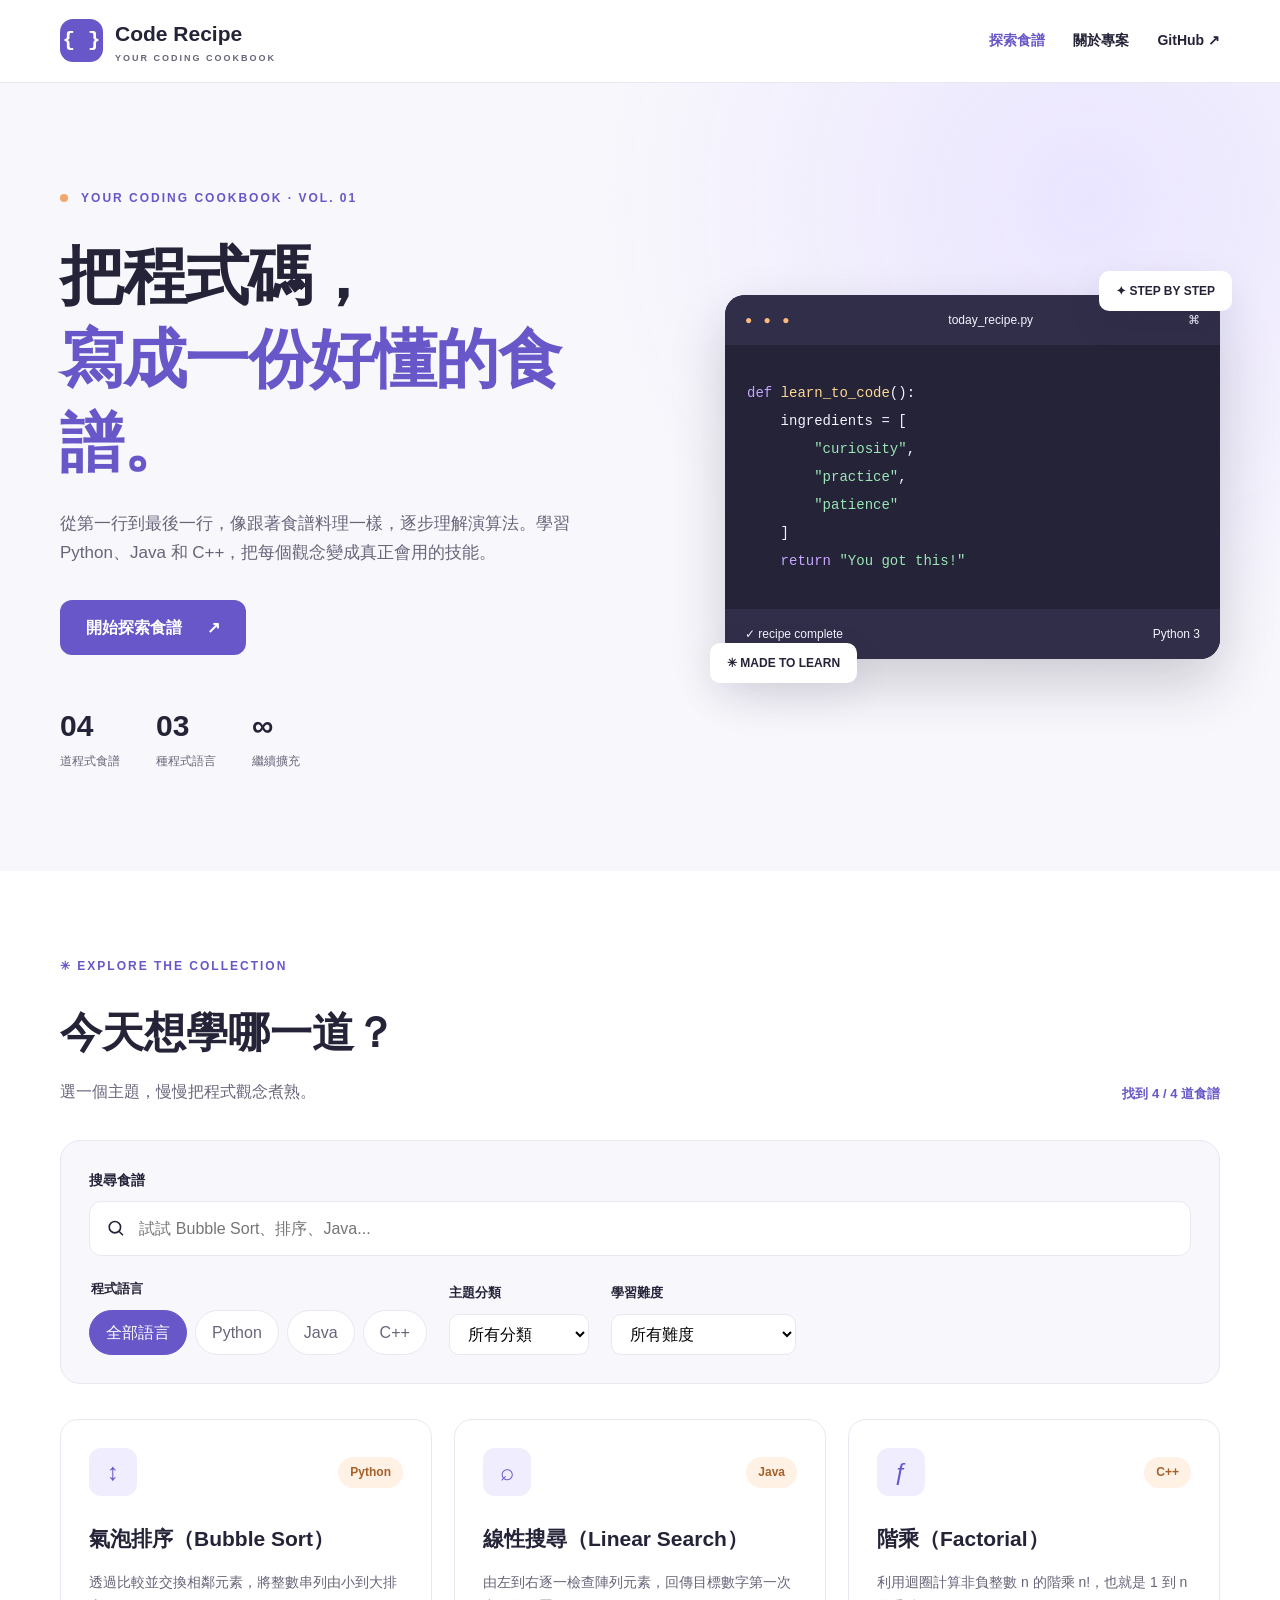
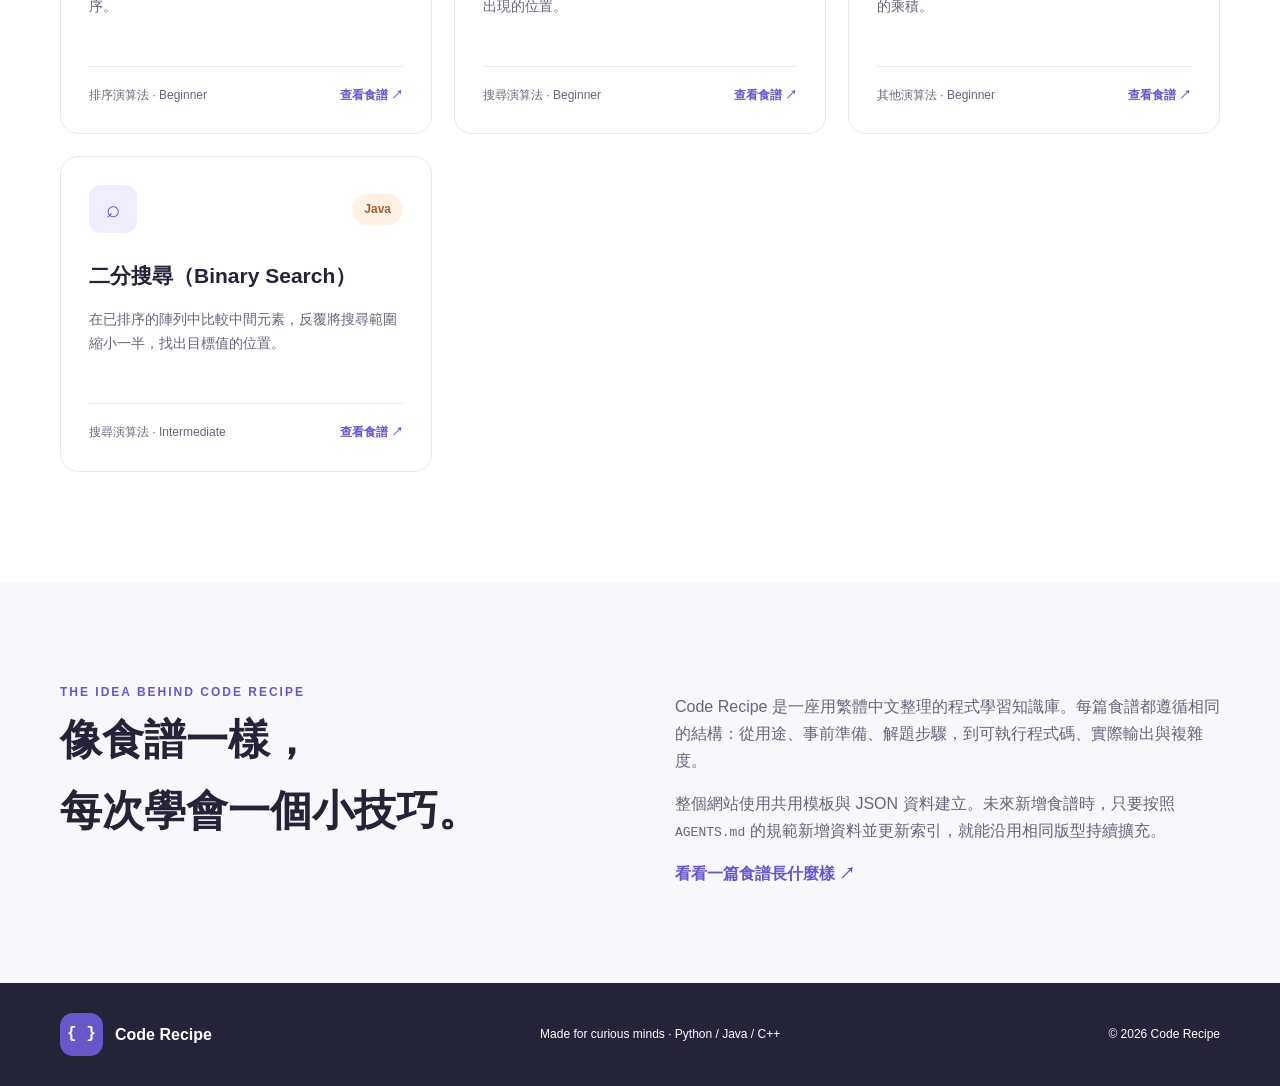
<file: index.html>
<!doctype html>
<html lang="zh-Hant">
<head>
  <meta charset="utf-8"><meta name="viewport" content="width=device-width,initial-scale=1">
  <meta name="theme-color" content="#6757C8">
  <meta name="description" content="Code Recipe 程式碼食譜：用清楚的步驟學習 Python、Java、C++ 的基礎演算法。">
  <title>Code Recipe｜程式碼食譜</title>
  <link rel="stylesheet" href="css/style.css"><script defer type="module" src="js/app.js"></script>
</head>
<body>
 <a class="skip-link" href="#main">跳至主要內容</a>
 <header class="site-header"><div class="container nav-inner"><a class="brand" href="index.html" aria-label="Code Recipe 首頁"><span class="brand-icon" aria-hidden="true">{ }</span><span>Code <strong>Recipe</strong><small>YOUR CODING COOKBOOK</small></span></a><nav aria-label="主要導覽"><a class="nav-current" href="index.html">探索食譜</a><a href="#about">關於專案</a><a class="nav-github" href="https://github.com/" target="_blank" rel="noopener noreferrer" title="GitHub（發布後請改為你的專案網址）">GitHub ↗</a></nav></div></header>
 <main id="main">
  <section class="hero"><div class="container hero-grid"><div class="hero-content"><span class="eyebrow"><span class="dot"></span> YOUR CODING COOKBOOK · VOL. 01</span><h1>把程式碼，<br><em>寫成一份好懂的食譜。</em></h1><p>從第一行到最後一行，像跟著食譜料理一樣，逐步理解演算法。學習 Python、Java 和 C++，把每個觀念變成真正會用的技能。</p><a class="primary-btn" href="#recipes">開始探索食譜 <span aria-hidden="true">↗</span></a><div class="hero-metrics"><div><strong id="hero-count">—</strong><span>道程式食譜</span></div><div><strong>03</strong><span>種程式語言</span></div><div><strong>∞</strong><span>繼續擴充</span></div></div></div><div class="hero-art" aria-hidden="true"><div class="floating-note note-one">✦ STEP BY STEP</div><div class="code-window"><div class="window-top"><span class="dots">● ● ●</span><span>today_recipe.py</span><span>⌘</span></div><pre><span class="code-purple">def</span> <span class="code-yellow">learn_to_code</span>():<br>    ingredients = [<br>        <span class="code-green">"curiosity"</span>,<br>        <span class="code-green">"practice"</span>,<br>        <span class="code-green">"patience"</span><br>    ]<br>    <span class="code-purple">return</span> <span class="code-green">"You got this!"</span></pre><div class="window-bottom">✓ recipe complete <span>Python 3</span></div></div><div class="floating-note note-two">✳ MADE TO LEARN</div></div></div></section>
  <section id="recipes" class="recipe-section"><div class="container"><div class="section-overline">✳ EXPLORE THE COLLECTION</div><div class="section-heading"><div><h2>今天想學哪一道？</h2><p>選一個主題，慢慢把程式觀念煮熟。</p></div><span class="results-count" id="results-count" aria-live="polite">載入中...</span></div><div class="filter-panel"><label class="search-label" for="search-input">搜尋食譜</label><div class="search-wrap"><svg aria-hidden="true" viewBox="0 0 24 24" width="20" height="20" fill="none" stroke="currentColor" stroke-width="2"><circle cx="11" cy="11" r="7"/><path d="m16 16 5 5"/></svg><input type="search" id="search-input" placeholder="試試 Bubble Sort、排序、Java..." autocomplete="off"></div><div class="filters"><fieldset class="language-group"><legend>程式語言</legend><div class="chip-group" id="language-filters" aria-label="程式語言篩選"><button type="button" class="chip active" data-language="all" aria-pressed="true">全部語言</button><button type="button" class="chip" data-language="Python" aria-pressed="false">Python</button><button type="button" class="chip" data-language="Java" aria-pressed="false">Java</button><button type="button" class="chip" data-language="C++" aria-pressed="false">C++</button></div></fieldset><div class="select-group"><label for="category-filter">主題分類</label><select id="category-filter"><option value="all">所有分類</option><option value="basics">基礎語法</option><option value="sorting">排序演算法</option><option value="searching">搜尋演算法</option><option value="data-structures">資料結構</option><option value="file-io">檔案處理</option><option value="algorithms">其他演算法</option></select></div><div class="select-group"><label for="difficulty-filter">學習難度</label><select id="difficulty-filter"><option value="all">所有難度</option><option value="Beginner">Beginner · 入門</option><option value="Intermediate">Intermediate · 中階</option><option value="Advanced">Advanced · 進階</option></select></div></div></div><div id="status" class="status-message" role="status">正在準備食譜...</div><div id="recipe-grid" class="recipe-grid" aria-live="polite"></div></div></section>
  <section id="about" class="about-section"><div class="container about-grid"><div><span class="section-overline">THE IDEA BEHIND CODE RECIPE</span><h2>像食譜一樣，<br>每次學會一個小技巧。</h2></div><div><p>Code Recipe 是一座用繁體中文整理的程式學習知識庫。每篇食譜都遵循相同的結構：從用途、事前準備、解題步驟，到可執行程式碼、實際輸出與複雜度。</p><p>整個網站使用共用模板與 JSON 資料建立。未來新增食譜時，只要按照 <code>AGENTS.md</code> 的規範新增資料並更新索引，就能沿用相同版型持續擴充。</p><a href="recipe.html?id=bubble-sort-python" class="text-link">看看一篇食譜長什麼樣 ↗</a></div></div></section>
 </main>
 <footer class="site-footer"><div class="container footer-inner"><a class="brand footer-brand" href="index.html"><span class="brand-icon" aria-hidden="true">{ }</span><span>Code <strong>Recipe</strong></span></a><span>Made for curious minds · Python / Java / C++</span><span>© <span id="year"></span> Code Recipe</span></div></footer>
</body></html>
</file>
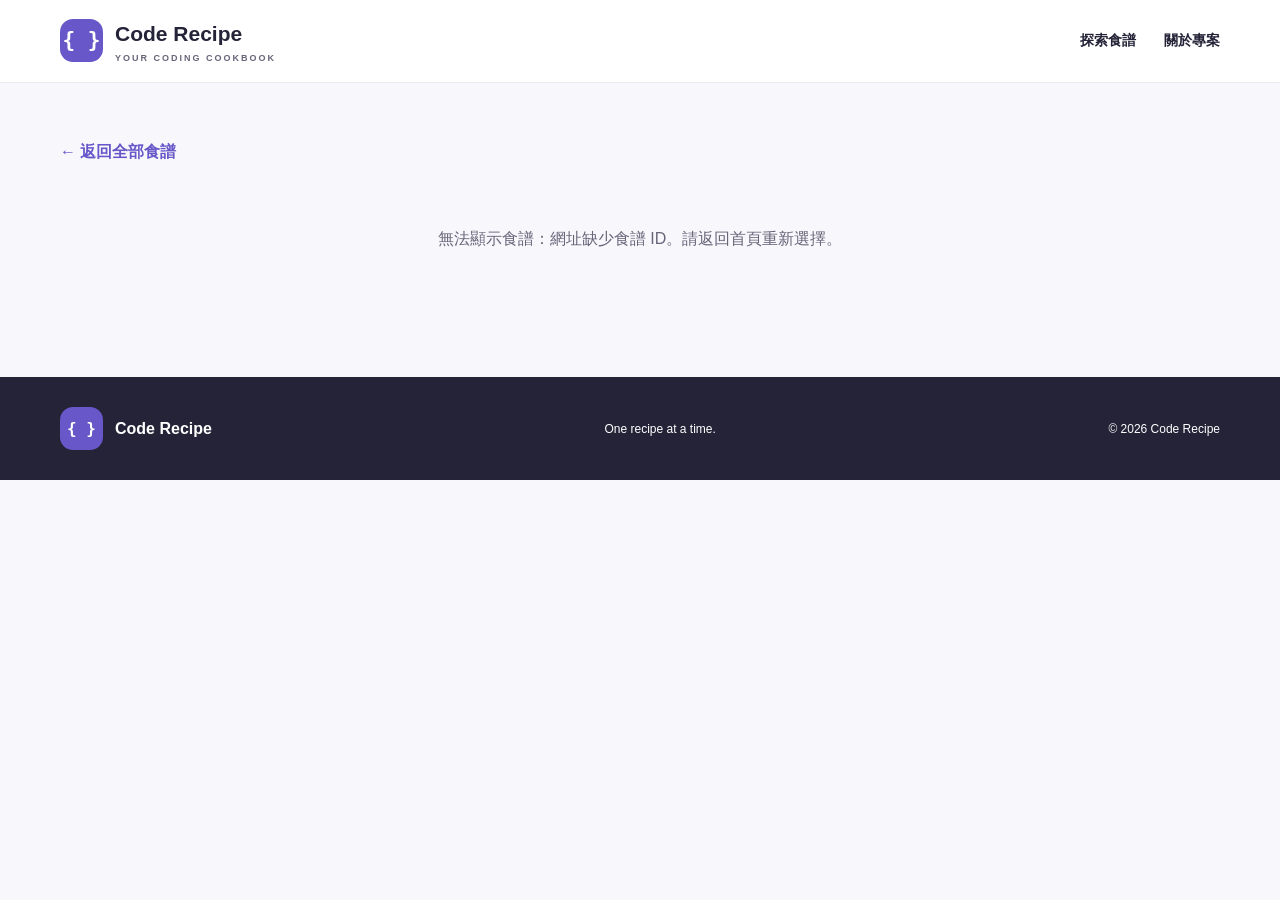
<file: recipe.html>
<!doctype html><html lang="zh-Hant"><head><meta charset="utf-8"><meta name="viewport" content="width=device-width,initial-scale=1"><meta name="theme-color" content="#6757C8"><meta name="description" content="Code Recipe：完整程式碼、解題流程、輸出與複雜度分析。"><title>程式食譜｜Code Recipe</title><link rel="stylesheet" href="css/style.css"><script defer type="module" src="js/recipe.js"></script></head><body><a class="skip-link" href="#main">跳至主要內容</a><header class="site-header"><div class="container nav-inner"><a class="brand" href="index.html"><span class="brand-icon" aria-hidden="true">{ }</span><span>Code <strong>Recipe</strong><small>YOUR CODING COOKBOOK</small></span></a><nav aria-label="主要導覽"><a href="index.html">探索食譜</a><a href="index.html#about">關於專案</a></nav></div></header><main id="main" class="detail-main"><div class="container"><a class="back-link" href="index.html#recipes">← 返回全部食譜</a><div id="detail-status" class="status-message" role="status">正在載入食譜...</div><article id="recipe-detail" hidden><header class="detail-hero"><div class="eyebrow">✳ THE RECIPE BOOK / <span id="detail-category"></span></div><div id="detail-tags" class="detail-tags"></div><h1 id="detail-title"></h1><p id="detail-summary"></p><div class="detail-meta" id="detail-meta"></div></header><div class="detail-layout"><div class="detail-content"><section class="detail-card" aria-labelledby="prep-title"><span class="section-overline">01 / PREPARE</span><h2 id="prep-title">先準備這些材料</h2><ul id="detail-prerequisites" class="ingredient-list"></ul><div class="io-grid"><div><h3>輸入 Input</h3><p id="detail-input"></p></div><div><h3>輸出 Output</h3><p id="detail-output"></p></div></div></section><section class="detail-card" aria-labelledby="steps-title"><span class="section-overline">02 / FOLLOW THE STEPS</span><h2 id="steps-title">照著步驟做</h2><ol id="detail-steps" class="steps-list"></ol></section><section class="detail-card" aria-labelledby="code-title"><span class="section-overline">03 / LET'S CODE</span><div class="heading-row"><h2 id="code-title">完整程式碼</h2><button type="button" class="copy-btn" id="copy-code">複製程式碼</button></div><p class="code-hint" id="code-language"></p><pre class="full-code"><code id="detail-code"></code></pre><p id="copy-message" class="copy-message" role="status" aria-live="polite"></p></section><section class="detail-card" aria-labelledby="result-title"><span class="section-overline">04 / TASTE THE RESULT</span><h2 id="result-title">看看執行結果</h2><h3>範例輸入</h3><pre class="output-block" id="detail-sample-input"></pre><h3>預期輸出</h3><pre class="output-block" id="detail-sample-output"></pre></section></div><aside class="detail-sidebar"><section class="sidebar-card"><span class="section-overline">05 / COMPLEXITY</span><h2>複雜度筆記</h2><dl class="complexity-list"><div><dt>最佳時間</dt><dd id="complex-best"></dd></div><div><dt>平均時間</dt><dd id="complex-average"></dd></div><div><dt>最差時間</dt><dd id="complex-worst"></dd></div><div><dt>額外空間</dt><dd id="complex-space"></dd></div></dl><p id="complex-notes"></p></section><section class="sidebar-card"><span class="section-overline">DON'T FORGET</span><h2>常見小失誤</h2><ul id="detail-mistakes" class="mistake-list"></ul></section><a class="sidebar-return" href="index.html#recipes">← 繼續探索其他食譜</a></aside></div></article></div></main><footer class="site-footer"><div class="container footer-inner"><a class="brand footer-brand" href="index.html"><span class="brand-icon" aria-hidden="true">{ }</span><span>Code <strong>Recipe</strong></span></a><span>One recipe at a time.</span><span>© <span id="year"></span> Code Recipe</span></div></footer></body></html>
</file>
<file: css/style.css>
/* ========================================
   Code Recipe | 程式碼食譜
   Design System
   ======================================== */

:root {
  --purple: #6757c8;
  --orange: #f3a76b;
  --bg: #f8f7fc;
  --white: #ffffff;
  --ink: #242338;
  --muted: #686579;
  --line: #e9e7f0;
  --soft: #f0edff;
  --shadow: 0 12px 40px rgba(41, 33, 89, 0.07);
}

* {
  box-sizing: border-box;
}

html {
  scroll-behavior: smooth;
}

body {
  margin: 0;
  background: var(--bg);
  color: var(--ink);
  font-family: Inter, "Noto Sans TC",
    "Microsoft JhengHei", sans-serif;
  line-height: 1.7;
}

a {
  color: inherit;
  text-decoration: none;
}

button,
input,
select {
  font: inherit;
}

button {
  cursor: pointer;
}

.container {
  width: min(1160px, 92%);
  margin: auto;
}

.skip-link {
  position: absolute;
  top: -100px;
  left: 12px;
  z-index: 100;
  background: white;
  padding: 10px;
}

.skip-link:focus {
  top: 10px;
}

/* ========================================
   Header / Navigation
   ======================================== */

.site-header {
  position: sticky;
  top: 0;
  z-index: 30;
  background: rgba(255, 255, 255, 0.95);
  border-bottom: 1px solid var(--line);
  backdrop-filter: blur(14px);
}

.nav-inner {
  min-height: 82px;
  display: flex;
  align-items: center;
  justify-content: space-between;
  gap: 20px;
}

.brand {
  display: inline-flex;
  align-items: center;
  gap: 12px;
  font-size: 21px;
  font-weight: 700;
}

.brand-icon {
  display: grid;
  place-items: center;
  width: 43px;
  height: 43px;
  border-radius: 13px;
  background: var(--purple);
  color: white;
  font-family: monospace;
}

.brand small {
  display: block;
  font-size: 9px;
  letter-spacing: 2px;
  color: var(--muted);
}

.site-header nav {
  display: flex;
  align-items: center;
  gap: 28px;
  font-size: 14px;
  font-weight: 600;
}

.site-header nav a:hover,
.nav-current {
  color: var(--purple);
}

/* ========================================
   Hero
   ======================================== */

.hero {
  padding: 100px 0;
  background:
    radial-gradient(circle at 85% 15%,
      #eae5ff 0%, transparent 38%),
    var(--bg);
}

.hero-grid {
  display: grid;
  grid-template-columns: 1.1fr 0.9fr;
  gap: 60px;
  align-items: center;
}

.eyebrow,
.section-overline {
  color: var(--purple);
  font-size: 12px;
  font-weight: 800;
  letter-spacing: 2px;
}

.dot {
  display: inline-block;
  width: 8px;
  height: 8px;
  border-radius: 50%;
  background: var(--orange);
  margin-right: 8px;
}

.hero h1 {
  font-size: clamp(36px, 5vw, 64px);
  line-height: 1.3;
  letter-spacing: -1.5px;
  margin: 25px 0;
}

.hero h1 em {
  color: var(--purple);
  font-style: normal;
}

.hero-content > p {
  max-width: 570px;
  font-size: 17px;
  color: var(--muted);
  margin-bottom: 32px;
}

.primary-btn {
  display: inline-flex;
  align-items: center;
  gap: 25px;
  padding: 14px 26px;
  color: white;
  background: var(--purple);
  border-radius: 12px;
  font-weight: 700;
  transition: 0.2s;
}

.primary-btn:hover {
  background: #5244ac;
  transform: translateY(-2px);
}

.hero-metrics {
  display: flex;
  flex-wrap: wrap;
  gap: 36px;
  margin-top: 45px;
}

.hero-metrics div {
  display: flex;
  flex-direction: column;
}

.hero-metrics strong {
  font-size: 30px;
}

.hero-metrics span {
  font-size: 12px;
  color: var(--muted);
}

/* ========================================
   Code Window
   ======================================== */

.hero-art {
  position: relative;
  padding: 24px 0;
}

.code-window {
  background: #242338;
  color: #f5f2ff;
  border-radius: 20px;
  overflow: hidden;
  box-shadow: 0 25px 55px rgba(36, 35, 56, 0.2);
}

.window-top,
.window-bottom {
  display: flex;
  justify-content: space-between;
  padding: 15px 20px;
  background: #302e48;
  font-size: 12px;
}

.dots {
  color: #ffb97d;
  letter-spacing: 4px;
}

.code-window pre {
  margin: 0;
  padding: 34px 22px;
  font-size: 14px;
  line-height: 2;
  overflow-x: auto;
  font-family: Consolas, monospace;
}

.code-purple {
  color: #c6a6ff;
}

.code-yellow {
  color: #ffd993;
}

.code-green {
  color: #9ce6b5;
}

.floating-note {
  position: absolute;
  z-index: 2;
  background: white;
  padding: 10px 17px;
  border-radius: 10px;
  box-shadow: var(--shadow);
  font-size: 12px;
  font-weight: 800;
}

.note-one {
  top: 0;
  right: -12px;
}

.note-two {
  bottom: 0;
  left: -15px;
}

/* ========================================
   Recipe Collection
   ======================================== */

.recipe-section {
  padding: 85px 0 110px;
  background: white;
}

.section-heading {
  display: flex;
  justify-content: space-between;
  align-items: end;
  gap: 20px;
  margin: 20px 0 35px;
}

.section-heading h2,
.about-section h2 {
  font-size: clamp(28px, 4vw, 42px);
  margin: 0 0 10px;
}

.section-heading p {
  color: var(--muted);
  margin: 0;
}

.results-count {
  font-size: 13px;
  color: var(--purple);
  font-weight: 700;
}

.filter-panel {
  background: var(--bg);
  border: 1px solid var(--line);
  padding: 28px;
  border-radius: 20px;
  margin-bottom: 35px;
}

.search-label {
  display: block;
  font-weight: 700;
  font-size: 14px;
  margin-bottom: 8px;
}

.search-wrap {
  display: flex;
  align-items: center;
  gap: 12px;
  background: white;
  border: 1px solid var(--line);
  border-radius: 12px;
  padding: 12px 16px;
}

.search-wrap input {
  width: 100%;
  border: 0;
  outline: 0;
  background: transparent;
  min-width: 0;
}

.filters {
  display: flex;
  flex-wrap: wrap;
  align-items: end;
  gap: 22px;
  margin-top: 22px;
}

.language-group {
  border: 0;
  padding: 0;
  margin: 0;
  min-width: 0;
}

.language-group legend,
.select-group label {
  display: block;
  font-size: 13px;
  font-weight: 700;
  margin-bottom: 10px;
}

.chip-group {
  display: flex;
  flex-wrap: wrap;
  gap: 8px;
}

.chip {
  background: white;
  color: var(--muted);
  border: 1px solid var(--line);
  padding: 8px 16px;
  border-radius: 30px;
  transition: 0.2s;
}

.chip:hover,
.chip.active {
  background: var(--purple);
  color: white;
  border-color: var(--purple);
}

.select-group select {
  padding: 10px 14px;
  border: 1px solid var(--line);
  background: white;
  border-radius: 10px;
  min-width: 140px;
  max-width: 100%;
}

.recipe-grid {
  display: grid;
  grid-template-columns: repeat(3, minmax(0, 1fr));
  gap: 22px;
}

.recipe-card {
  position: relative;
  min-width: 0;
  padding: 28px;
  background: white;
  border: 1px solid var(--line);
  border-radius: 18px;
  transition: 0.25s;
}

.recipe-card:hover {
  transform: translateY(-5px);
  border-color: #c4baf7;
  box-shadow: var(--shadow);
}

.card-top,
.card-foot {
  display: flex;
  justify-content: space-between;
  align-items: center;
  gap: 10px;
}

.card-icon {
  display: grid;
  place-items: center;
  background: var(--soft);
  color: var(--purple);
  width: 48px;
  height: 48px;
  border-radius: 12px;
  font-size: 24px;
}

.lang-pill {
  background: #fff1e4;
  color: #a6612b;
  padding: 5px 12px;
  border-radius: 20px;
  font-size: 12px;
  font-weight: 700;
}

.recipe-card h3 {
  font-size: 21px;
  margin: 25px 0 10px;
}

.recipe-card > p {
  color: var(--muted);
  font-size: 14px;
  min-height: 75px;
}

.card-foot {
  border-top: 1px solid var(--line);
  padding-top: 18px;
  margin-top: 20px;
  font-size: 12px;
  color: var(--muted);
}

.card-action {
  color: var(--purple);
  font-weight: 800;
  white-space: nowrap;
}

/* 整張卡片可點擊 */
.card-main-link::after {
  content: "";
  position: absolute;
  inset: 0;
  border-radius: 18px;
}

.recipe-card:focus-within {
  outline: 3px solid var(--purple);
  outline-offset: 3px;
}

.status-message {
  padding: 25px;
  text-align: center;
  color: var(--muted);
}

.status-message[hidden],
[hidden] {
  display: none !important;
}

/* ========================================
   About / Footer
   ======================================== */

.about-section {
  padding: 95px 0;
  background: var(--bg);
}

.about-grid {
  display: grid;
  grid-template-columns: 1fr 1fr;
  gap: 70px;
}

.about-grid p {
  color: var(--muted);
}

.text-link,
.back-link {
  color: var(--purple);
  font-weight: 700;
}

.site-footer {
  background: #242338;
  color: white;
  padding: 30px 0;
}

.footer-inner {
  display: flex;
  flex-wrap: wrap;
  justify-content: space-between;
  align-items: center;
  gap: 20px;
  font-size: 12px;
}

.footer-brand {
  font-size: 16px;
}

/* ========================================
   Recipe Detail Page
   ======================================== */

.detail-main {
  padding: 55px 0 100px;
}

.back-link {
  display: inline-block;
  margin-bottom: 35px;
}

.detail-hero {
  background: white;
  padding: 48px;
  border-radius: 22px;
  border: 1px solid var(--line);
  margin-bottom: 30px;
}

.detail-hero h1 {
  font-size: clamp(30px, 4vw, 48px);
  margin: 18px 0;
}

.detail-hero p {
  color: var(--muted);
  font-size: 17px;
}

.detail-tags,
.detail-meta {
  display: flex;
  flex-wrap: wrap;
  gap: 10px;
  margin-top: 15px;
}

.detail-tags span,
.detail-meta span {
  background: var(--soft);
  color: var(--purple);
  border-radius: 20px;
  padding: 5px 13px;
  font-size: 13px;
}

.detail-layout {
  display: grid;
  grid-template-columns: minmax(0, 2fr) minmax(0, 1fr);
  gap: 25px;
  align-items: start;
}

.detail-content,
.detail-sidebar {
  min-width: 0;
}

.detail-card,
.sidebar-card {
  min-width: 0;
  background: white;
  border: 1px solid var(--line);
  padding: 30px;
  border-radius: 18px;
  margin-bottom: 25px;
}

.detail-card h2,
.sidebar-card h2 {
  font-size: 23px;
  margin: 12px 0 22px;
}

.detail-card h3 {
  font-size: 15px;
  margin-top: 20px;
}

.ingredient-list,
.steps-list,
.mistake-list {
  padding-left: 25px;
}

.ingredient-list li,
.steps-list li,
.mistake-list li {
  margin-bottom: 12px;
}

.io-grid {
  display: grid;
  grid-template-columns: 1fr 1fr;
  gap: 15px;
  margin-top: 25px;
}

.io-grid > div {
  background: var(--bg);
  border-radius: 12px;
  padding: 18px;
}

.heading-row {
  display: flex;
  justify-content: space-between;
  align-items: center;
  flex-wrap: wrap;
  gap: 12px;
}

.copy-btn {
  background: var(--purple);
  color: white;
  border: 0;
  padding: 10px 16px;
  border-radius: 10px;
  font-weight: 700;
}

.copy-btn:hover {
  background: #5244ac;
}

.code-hint {
  color: var(--muted);
  font-size: 13px;
}

.full-code {
  padding: 25px;
  background: #242338;
  color: #f4f2ff;
  border-radius: 12px;
  overflow-x: auto;
  white-space: pre;
  font: 14px/1.8 Consolas, monospace;
}

.output-block {
  padding: 20px;
  background: #f1f0f7;
  border-radius: 10px;
  overflow-x: auto;
  white-space: pre-wrap;
  overflow-wrap: anywhere;
}

.copy-message {
  color: var(--purple);
  font-size: 13px;
}

.complexity-list > div {
  display: flex;
  justify-content: space-between;
  gap: 15px;
  padding: 12px 0;
  border-bottom: 1px solid var(--line);
}

.complexity-list dt {
  color: var(--muted);
}

.complexity-list dd {
  margin: 0;
  color: var(--purple);
  font-weight: 700;
}

.sidebar-return {
  color: var(--purple);
  font-weight: 700;
}

/* ========================================
   Responsive Design
   ======================================== */

@media (max-width: 900px) {
  .hero-grid {
    grid-template-columns: 1fr;
  }

  .hero-art {
    max-width: 550px;
    width: 100%;
    margin: auto;
  }

  .recipe-grid {
    grid-template-columns: repeat(2, minmax(0, 1fr));
  }

  .detail-layout {
    grid-template-columns: 1fr;
  }

  .about-grid {
    grid-template-columns: 1fr;
    gap: 25px;
  }
}

@media (max-width: 600px) {
  .nav-inner {
    flex-wrap: wrap;
    padding: 15px 0;
  }

  .site-header nav {
    gap: 14px;
    font-size: 12px;
  }

  .hero {
    padding: 55px 0;
  }

  .hero h1 {
    font-size: 35px;
  }

  .hero-metrics {
    gap: 22px;
  }

  .section-heading {
    flex-direction: column;
    align-items: start;
  }

  .filter-panel {
    padding: 18px;
  }

  .recipe-grid {
    grid-template-columns: 1fr;
  }

  .recipe-section,
  .about-section {
    padding: 60px 0;
  }

  .detail-hero,
  .detail-card,
  .sidebar-card {
    padding: 22px;
  }

  .io-grid {
    grid-template-columns: 1fr;
  }

  .floating-note {
    display: none;
  }

  .full-code {
    font-size: 12px;
  }
}
</file>
